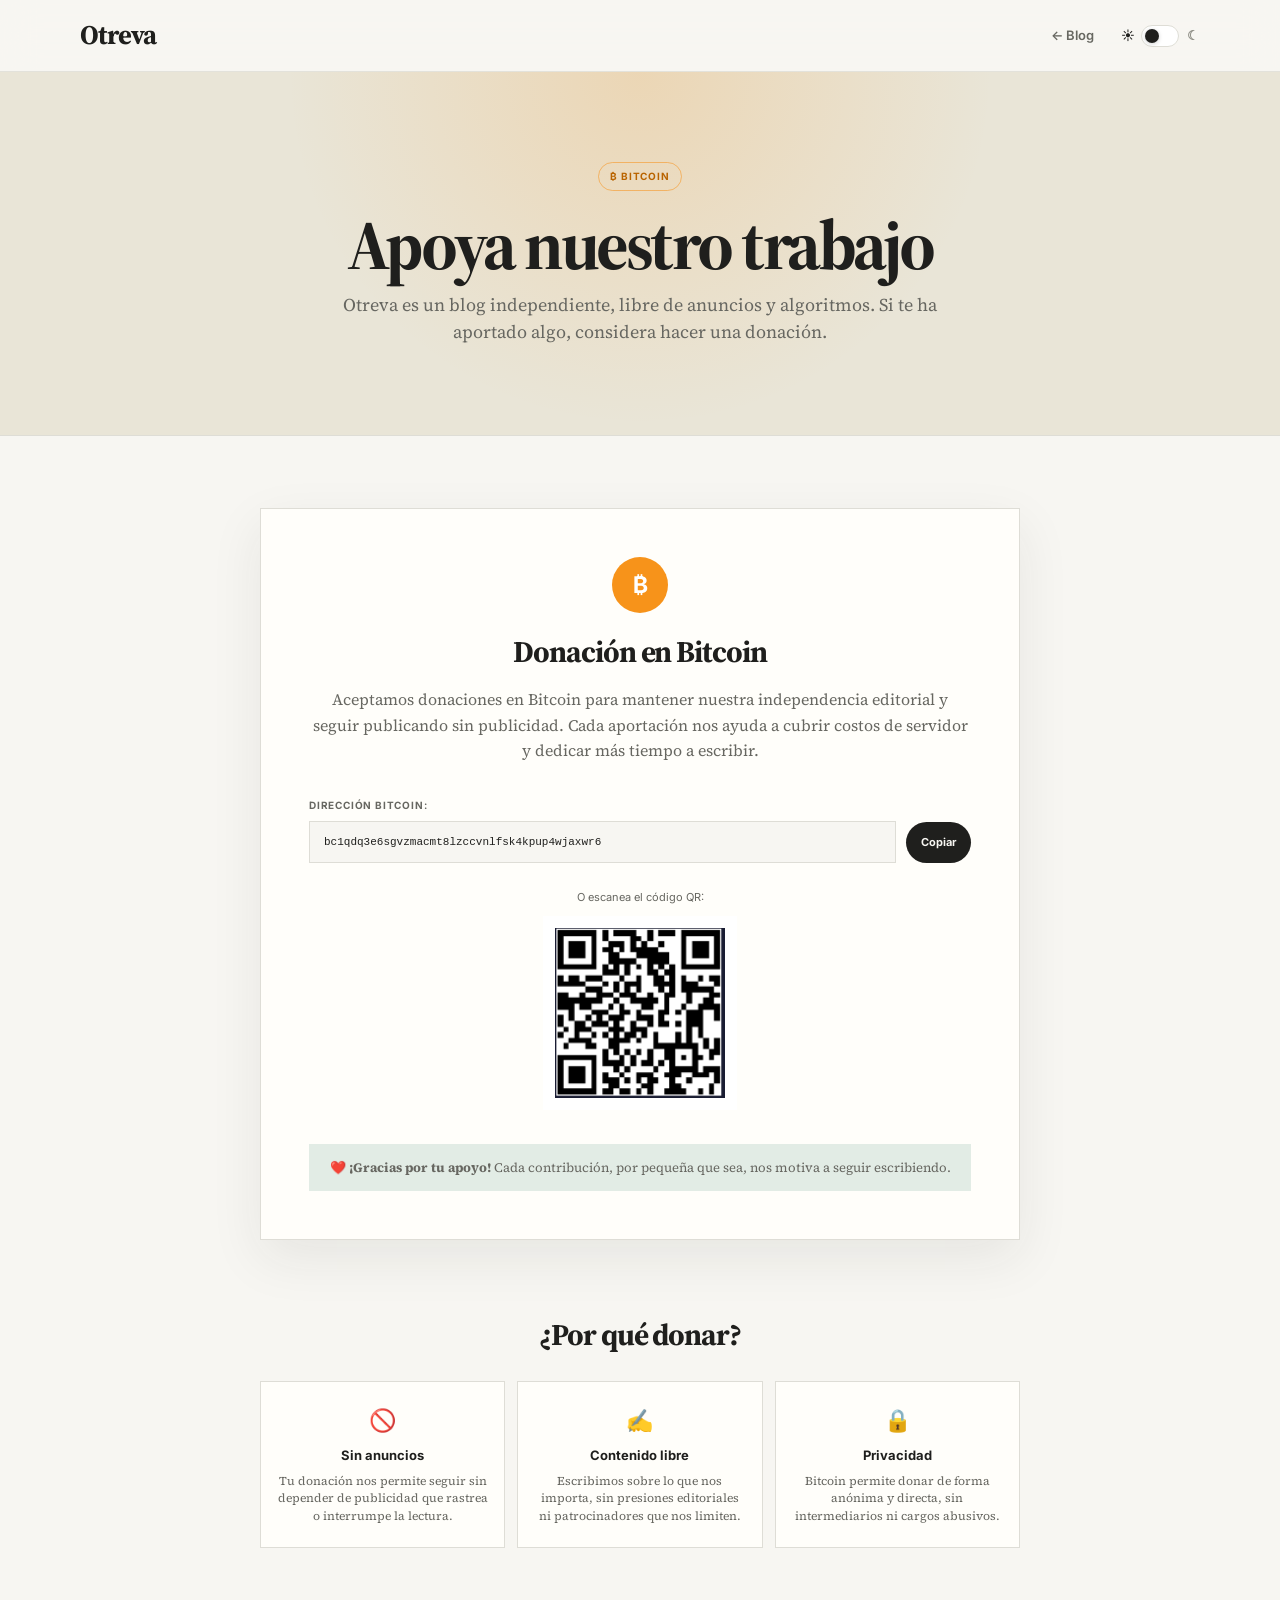
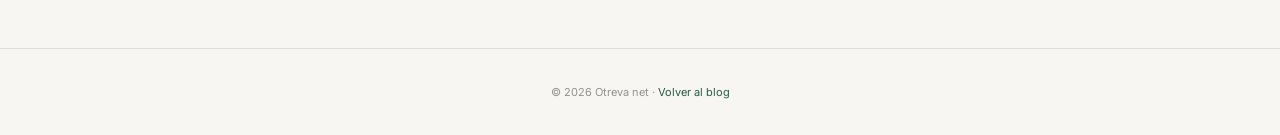
<file: donations.html>
<!DOCTYPE html>
<html lang="es" data-theme="light">
<head>
    <meta charset="UTF-8">
    <meta name="viewport" content="width=device-width, initial-scale=1.0">
    <meta name="description" content="Apoya Otreva Blog - Donaciones en Bitcoin">
    <title>Otreva</title>
    <link rel="stylesheet" href="style.css?v=20260825-5">
    <link rel="preconnect" href="https://fonts.googleapis.com">
    <link rel="preconnect" href="https://fonts.gstatic.com" crossorigin>
    <link href="https://fonts.googleapis.com/css2?family=Inter:wght@400;500;600;700&family=Source+Serif+4:opsz,wght@8..60,400;8..60,600;8..60,700&display=swap" rel="stylesheet">
</head>
<body>
    <!-- Header -->
    <header class="site-header">
        <div class="header-inner">
            <a class="brand" href="index.html?v=20260825-6" aria-label="Otreva, inicio">
                <span class="brand-name">Otreva</span>
            </a>
            <nav class="header-nav" aria-label="Navegación">
                <a href="index.html?v=20260825-6"><span aria-hidden="true">←</span> Blog</a>
                <button id="theme-toggle" class="theme-switch" type="button" aria-label="Activar modo oscuro" aria-pressed="false">
                    <span class="theme-switch-icon" aria-hidden="true">☀</span>
                    <span class="theme-switch-track" aria-hidden="true"><span class="theme-switch-thumb"></span></span>
                    <span class="theme-switch-icon" aria-hidden="true">☾</span>
                </button>
            </nav>
        </div>
    </header>

    <!-- Hero -->
    <div class="donations-hero">
        <div class="donations-hero-inner">
            <span class="donations-badge">₿ Bitcoin</span>
            <h1>Apoya nuestro trabajo</h1>
            <p>Otreva es un blog independiente, libre de anuncios y algoritmos. Si te ha aportado algo, considera hacer una donación.</p>
        </div>
    </div>

    <!-- Main -->
    <main class="donations-main">

        <!-- Bitcoin Card -->
        <div class="donation-card">
            <div class="donation-card-header">
                <div class="btc-icon">₿</div>
                <h2>Donación en Bitcoin</h2>
                <p class="donation-description">
                    Aceptamos donaciones en Bitcoin para mantener nuestra independencia editorial y seguir publicando sin publicidad. Cada aportación nos ayuda a cubrir costos de servidor y dedicar más tiempo a escribir.
                </p>
            </div>

            <div class="btc-address-section">
                <label class="btc-label">Dirección Bitcoin:</label>
                <div class="btc-address-box">
                    <code class="btc-address" id="btc-addr">bc1qdq3e6sgvzmacmt8lzccvnlfsk4kpup4wjaxwr6</code>
                    <button class="copy-btn" onclick="copyBTCAddress()">
                        <span id="copy-text">Copiar</span>
                    </button>
                </div>
            </div>

            <div class="qr-section">
                <p class="qr-label">O escanea el código QR:</p>
                <div class="qr-container">
                    <img src="qr_bitcoin.png" alt="Código QR Bitcoin" class="qr-code">
                </div>
            </div>

            <div class="donation-thank-you">
                <p>❤️ <strong>¡Gracias por tu apoyo!</strong> Cada contribución, por pequeña que sea, nos motiva a seguir escribiendo.</p>
            </div>
        </div>

        <!-- Why section -->
        <div class="donations-why">
            <h2>¿Por qué donar?</h2>
            <div class="why-grid">
                <div class="why-card">
                    <span class="why-icon">🚫</span>
                    <h3>Sin anuncios</h3>
                    <p>Tu donación nos permite seguir sin depender de publicidad que rastrea o interrumpe la lectura.</p>
                </div>
                <div class="why-card">
                    <span class="why-icon">✍️</span>
                    <h3>Contenido libre</h3>
                    <p>Escribimos sobre lo que nos importa, sin presiones editoriales ni patrocinadores que nos limiten.</p>
                </div>
                <div class="why-card">
                    <span class="why-icon">🔒</span>
                    <h3>Privacidad</h3>
                    <p>Bitcoin permite donar de forma anónima y directa, sin intermediarios ni cargos abusivos.</p>
                </div>
            </div>
        </div>
    </main>

    <!-- Footer -->
    <footer class="donations-footer">
        <p>© <span id="current-year">2026</span> Otreva net · <a href="index.html?v=20260825-6">Volver al blog</a></p>
    </footer>

    <script src="app.js?v=20260825-2"></script>
    <script>
        function copyBTCAddress() {
            const address = document.getElementById('btc-addr').textContent;
            navigator.clipboard.writeText(address).then(() => {
                const copyText = document.getElementById('copy-text');
                copyText.textContent = '¡Copiado!';
                setTimeout(() => { copyText.textContent = 'Copiar'; }, 2000);
            });
        }
    </script>
</body>
</html>
</file>
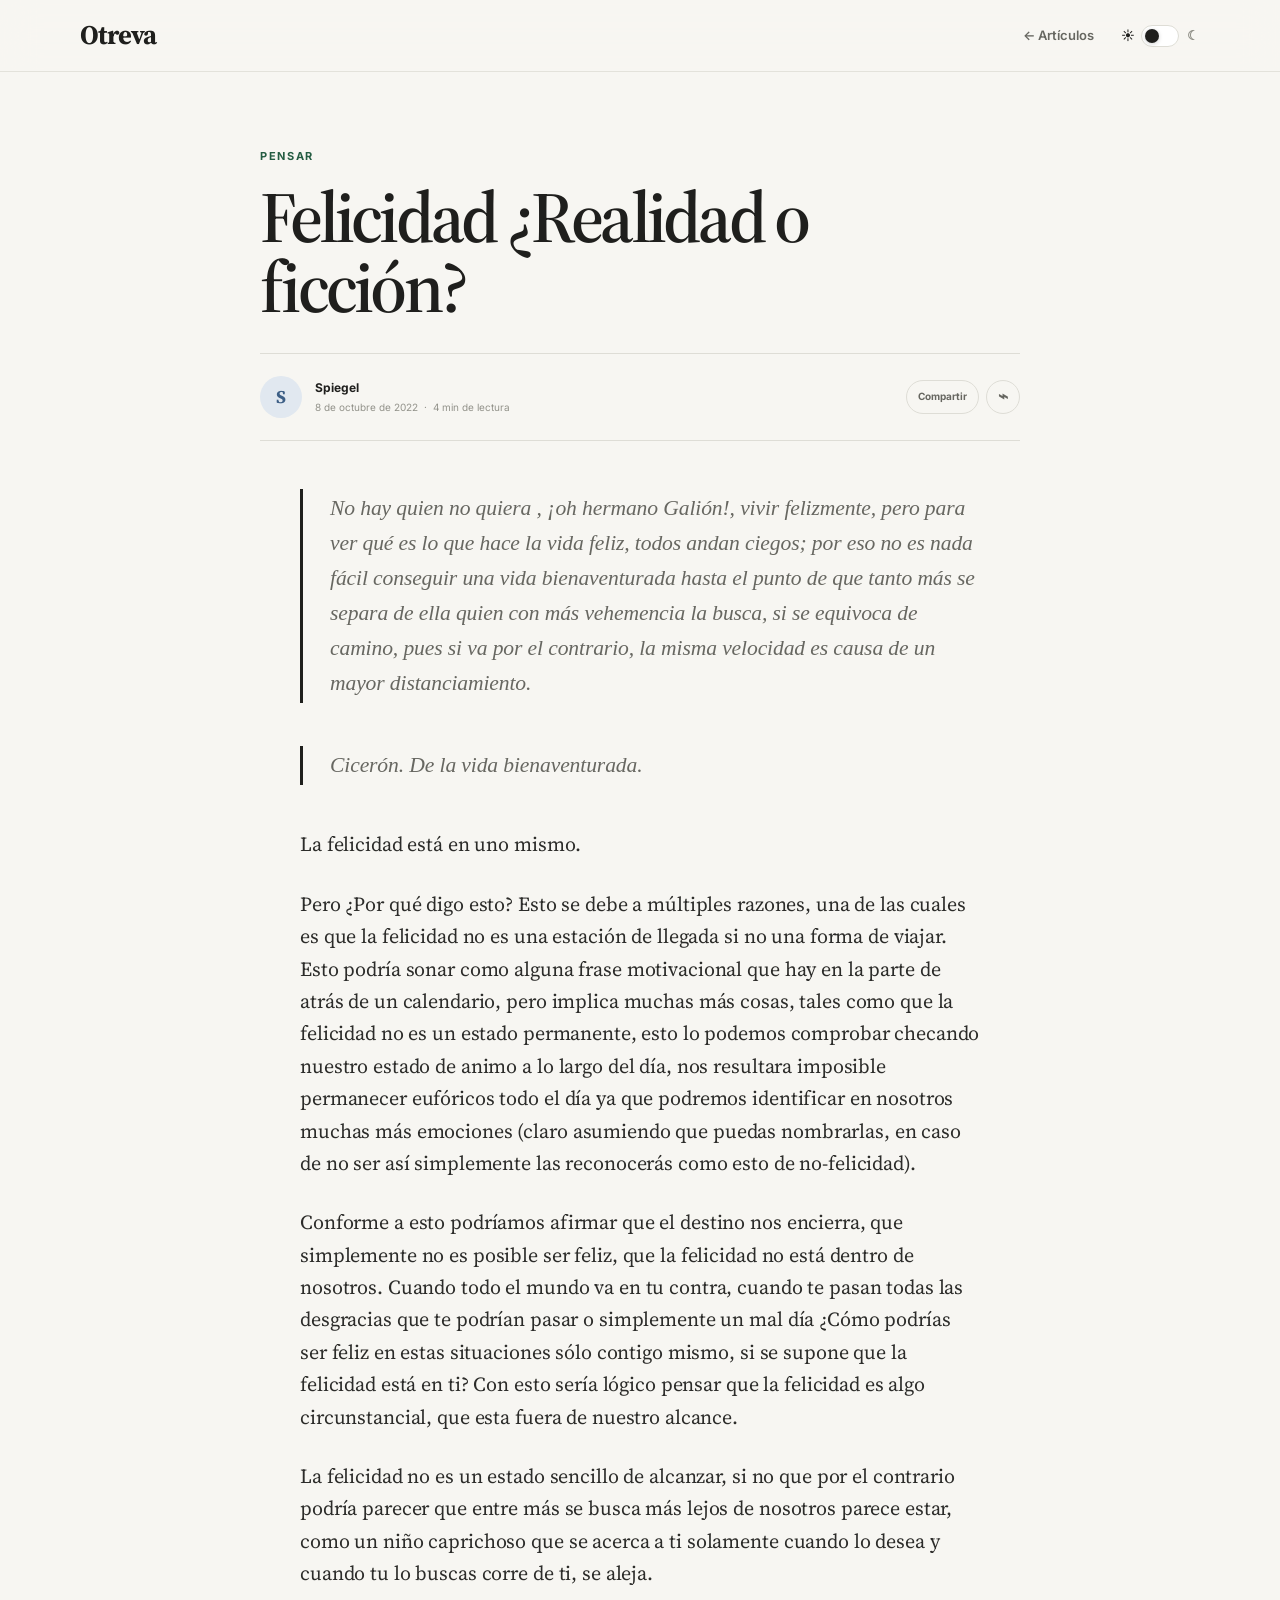
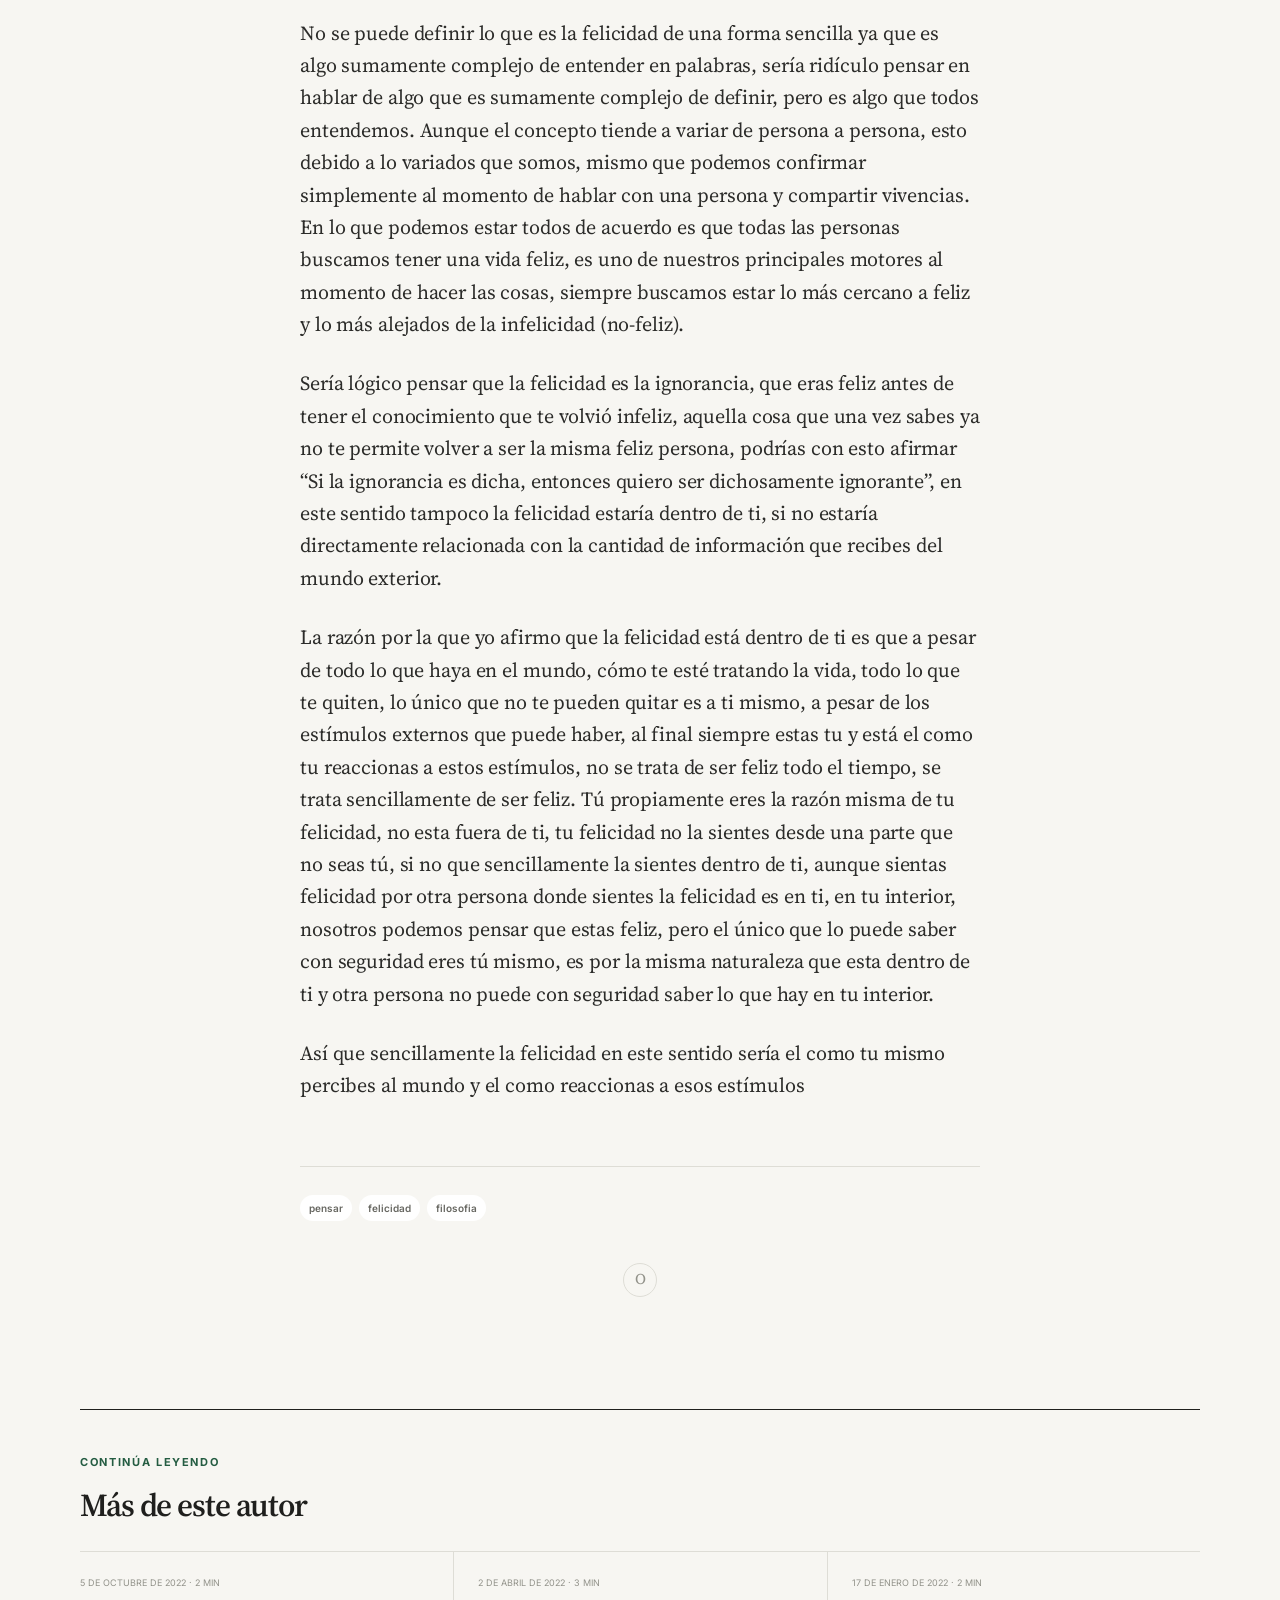
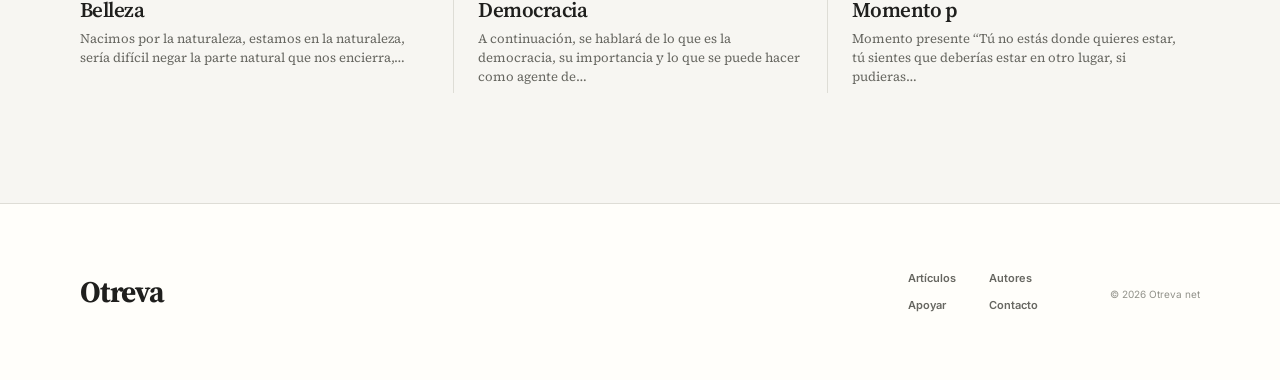
<file: felicidad.html>
<!doctype html>
<html lang="es">
<head>
    <meta charset="utf-8">
    <meta http-equiv="refresh" content="0; url=post.html?id=7">
    <meta name="robots" content="noindex">
    <link rel="canonical" href="post.html?id=7">
    <title>Otreva</title>
</head>
<body>
    <p><a href="post.html?id=7">Continuar al artículo: Felicidad ¿Realidad o ficción?</a></p>
</body>
</html>
</file>
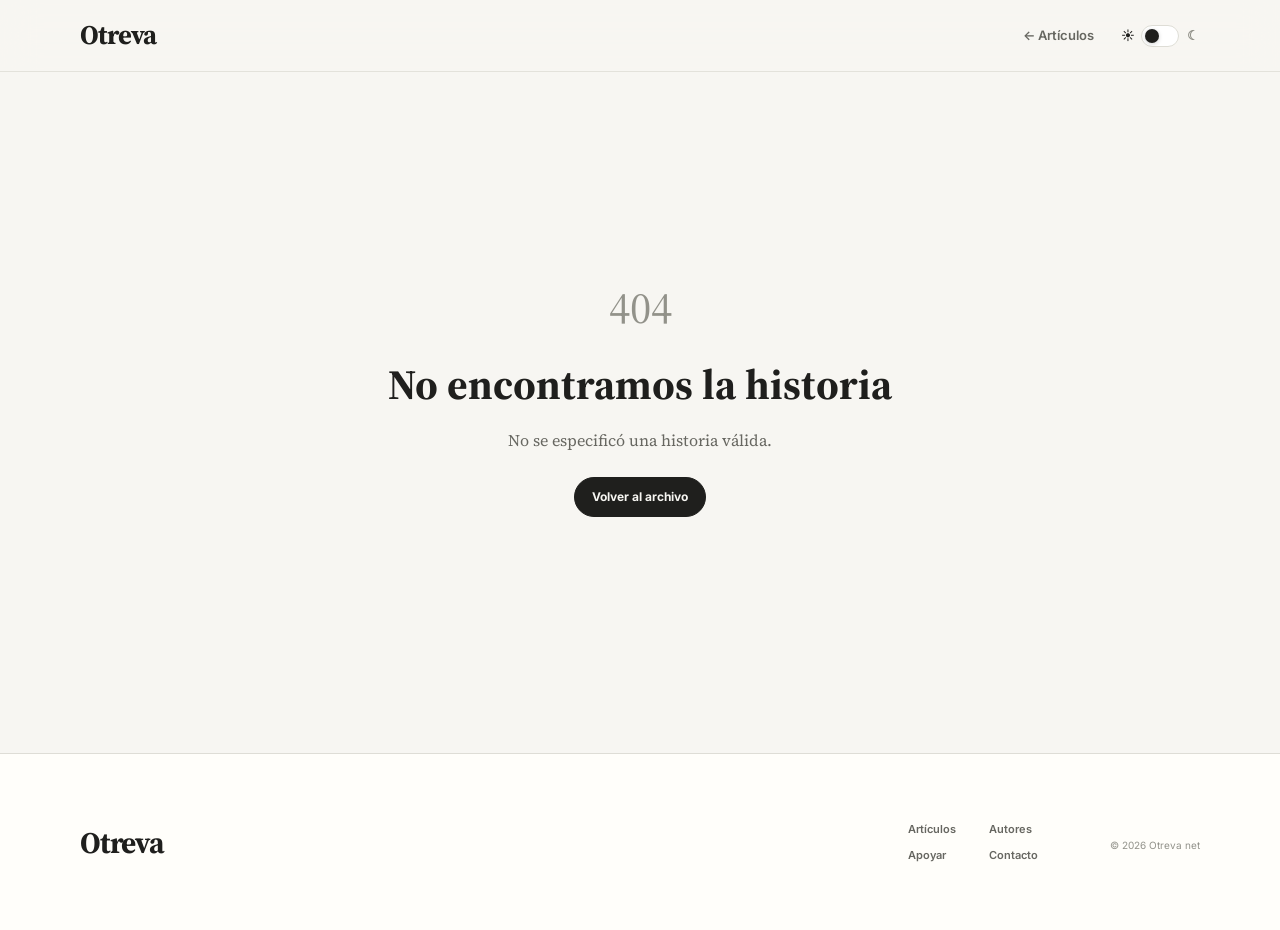
<file: post.html>
<!doctype html>
<html lang="es" data-theme="light">
<head>
    <meta charset="utf-8">
    <meta name="viewport" content="width=device-width, initial-scale=1">
    <meta name="description" content="Artículo de Otreva.">
    <meta name="theme-color" content="#f7f6f2">
    <meta property="og:type" content="article">
    <meta property="og:site_name" content="Otreva">
    <title>Otreva</title>

    <link rel="preconnect" href="https://fonts.googleapis.com">
    <link rel="preconnect" href="https://fonts.gstatic.com" crossorigin>
    <link href="https://fonts.googleapis.com/css2?family=Inter:wght@400;500;600;700&family=Source+Serif+4:opsz,wght@8..60,400;8..60,600;8..60,700&display=swap" rel="stylesheet">
    <link rel="stylesheet" href="style.css?v=20260825-5">
    <script src="post.js?v=20260825-4" defer></script>
</head>
<body class="article-page">
    <a class="skip-link" href="#article-content">Saltar al artículo</a>
    <div class="reading-progress" id="reading-progress" aria-hidden="true"></div>

    <header class="site-header article-header">
        <div class="header-inner">
            <a class="brand" href="index.html?v=20260825-6" aria-label="Otreva, inicio">
                <span class="brand-name">Otreva</span>
            </a>

            <nav class="header-nav" aria-label="Navegación del artículo">
                <a class="back-to-archive" href="index.html?v=20260825-6#archivo"><span aria-hidden="true">←</span> Artículos</a>
                <button class="theme-switch" id="theme-toggle" type="button" aria-label="Activar modo oscuro" aria-pressed="false">
                    <span class="theme-switch-icon" aria-hidden="true">☀</span>
                    <span class="theme-switch-track" aria-hidden="true"><span class="theme-switch-thumb"></span></span>
                    <span class="theme-switch-icon" aria-hidden="true">☾</span>
                </button>
            </nav>
        </div>
    </header>

    <main class="article-shell" id="article-content">
        <article class="full-post" id="post-content" aria-busy="true">
            <div class="article-loading">
                <span></span><span></span><span></span>
                <p>Cargando la historia…</p>
            </div>
        </article>

        <section class="related-section" id="related-section" aria-labelledby="related-title" hidden>
            <p class="section-kicker">Continúa leyendo</p>
            <h2 id="related-title">Más de este autor</h2>
            <div class="related-grid" id="related-posts"></div>
        </section>
    </main>

    <footer class="site-footer article-footer">
        <div class="footer-inner">
            <div>
                <a class="footer-brand" href="index.html?v=20260825-6">Otreva</a>
            </div>
            <nav aria-label="Enlaces de pie de página">
                <a href="index.html?v=20260825-6#archivo">Artículos</a>
                <a href="index.html?v=20260825-6#autores">Autores</a>
                <a href="donations.html">Apoyar</a>
                <a href="mailto:contact@otreva.net">Contacto</a>
            </nav>
            <p class="copyright">© <span id="current-year">2026</span> Otreva net</p>
        </div>
    </footer>
</body>
</html>
</file>
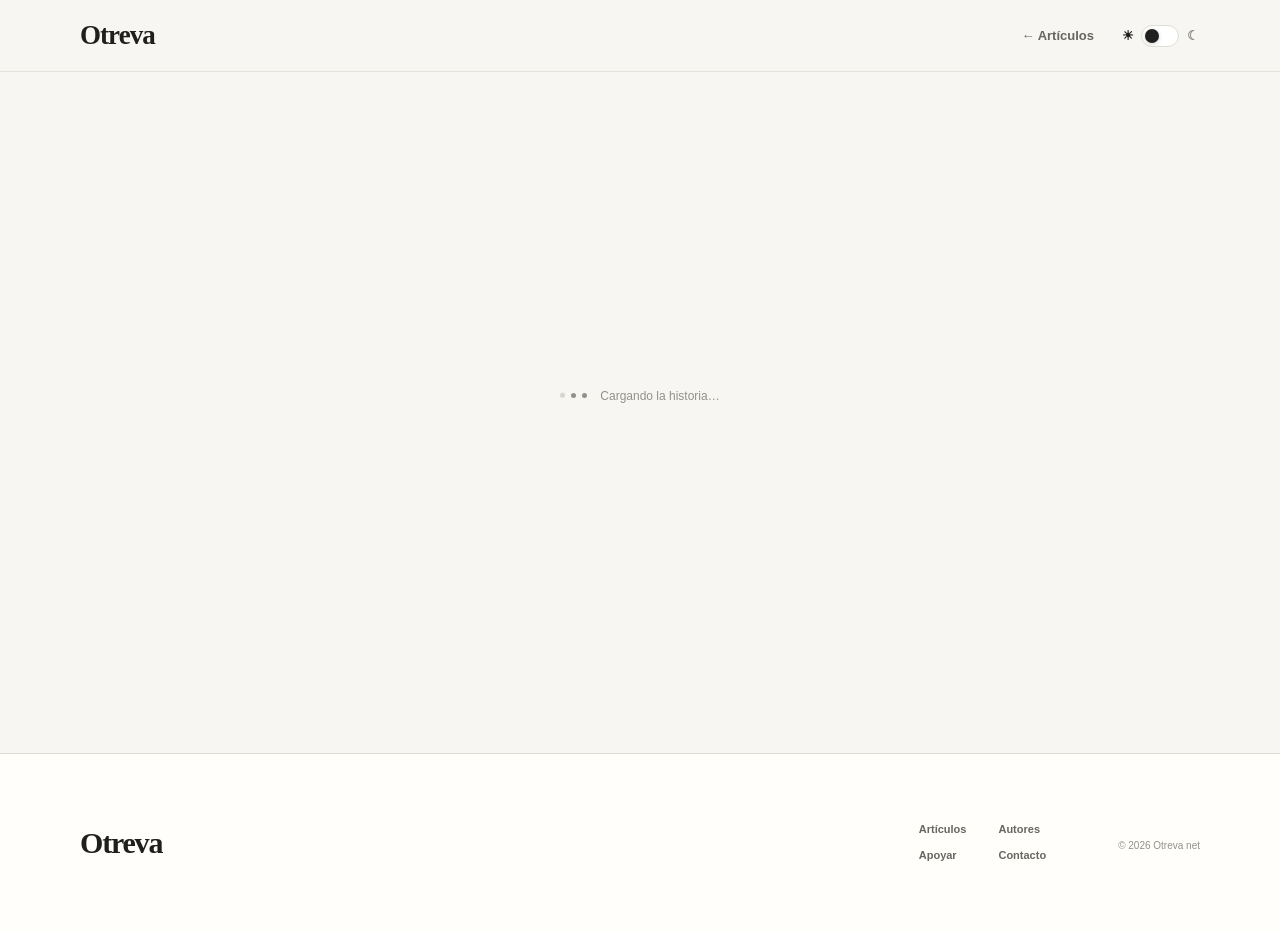
<file: zigbee-sniffing.html>
<!doctype html>
<html lang="es">
<head>
    <meta charset="utf-8">
    <meta http-equiv="refresh" content="0; url=post.html?id=1">
    <meta name="robots" content="noindex">
    <link rel="canonical" href="post.html?id=1">
    <title>Otreva</title>
</head>
<body>
    <p><a href="post.html?id=1">Continuar al artículo: Sniffing de tráfico en redes Zigbee</a></p>
</body>
</html>
</file>
<file: style.css>
:root {
    color-scheme: light;
    --bg: #f7f6f2;
    --surface: #fffefa;
    --surface-strong: #ffffff;
    --text: #1f1f1d;
    --text-soft: #676761;
    --text-faint: #92928a;
    --line: #deddd6;
    --line-soft: #e9e8e1;
    --accent: #245c42;
    --accent-hover: #184330;
    --accent-soft: #e2ece5;
    --hero: #e9e5d7;
    --otreva-accent: #2f6d50;
    --otreva-soft: #dfece4;
    --spiegel-accent: #3d5f86;
    --spiegel-soft: #e1e8f0;
    --shadow: 0 18px 50px rgba(38, 38, 32, 0.08);
    --sans: "Inter", -apple-system, BlinkMacSystemFont, "Segoe UI", sans-serif;
    --serif: "Source Serif 4", Iowan Old Style, Baskerville, Georgia, "Times New Roman", serif;
    --header-height: 72px;
}

[data-theme="dark"] {
    color-scheme: dark;
    --bg: #171715;
    --surface: #1d1d1a;
    --surface-strong: #242421;
    --text: #eeeDE7;
    --text-soft: #b2b1aa;
    --text-faint: #85857e;
    --line: #3a3a35;
    --line-soft: #2e2e2a;
    --accent: #8ec4a3;
    --accent-hover: #b0ddc0;
    --accent-soft: #263c2e;
    --hero: #22251f;
    --otreva-accent: #8ec4a3;
    --otreva-soft: #263c2e;
    --spiegel-accent: #9cb9dc;
    --spiegel-soft: #273445;
    --shadow: 0 18px 50px rgba(0, 0, 0, 0.25);
}

*,
*::before,
*::after {
    box-sizing: border-box;
}

html {
    scroll-behavior: smooth;
    scroll-padding-top: calc(var(--header-height) + 24px);
}

body {
    margin: 0;
    min-width: 320px;
    min-height: 100vh;
    background: var(--bg);
    color: var(--text);
    font-family: var(--sans);
    font-size: 16px;
    line-height: 1.5;
    text-rendering: optimizeLegibility;
    -webkit-font-smoothing: antialiased;
    transition: background-color 180ms ease, color 180ms ease;
}

button,
input {
    font: inherit;
}

button,
a {
    -webkit-tap-highlight-color: transparent;
}

a {
    color: inherit;
    text-decoration: none;
}

img {
    max-width: 100%;
}

button {
    color: inherit;
}

:focus-visible {
    outline: 3px solid color-mix(in srgb, var(--accent) 45%, transparent);
    outline-offset: 3px;
}

.sr-only {
    position: absolute;
    width: 1px;
    height: 1px;
    padding: 0;
    margin: -1px;
    overflow: hidden;
    clip: rect(0, 0, 0, 0);
    white-space: nowrap;
    border: 0;
}

.skip-link {
    position: fixed;
    top: 10px;
    left: 10px;
    z-index: 1000;
    padding: 10px 14px;
    border-radius: 999px;
    background: var(--text);
    color: var(--bg);
    font-size: 13px;
    font-weight: 700;
    transform: translateY(-150%);
    transition: transform 150ms ease;
}

.skip-link:focus {
    transform: translateY(0);
}

/* Header */
.site-header {
    position: sticky;
    top: 0;
    z-index: 100;
    height: var(--header-height);
    border-bottom: 1px solid color-mix(in srgb, var(--line) 82%, transparent);
    background: color-mix(in srgb, var(--bg) 88%, transparent);
    backdrop-filter: blur(18px);
    -webkit-backdrop-filter: blur(18px);
    transition: background-color 180ms ease, border-color 180ms ease, color 180ms ease;
}

.header-inner {
    width: min(1120px, calc(100% - 40px));
    height: 100%;
    margin: 0 auto;
    display: flex;
    align-items: center;
    justify-content: space-between;
    gap: 28px;
}

.brand {
    display: inline-flex;
    align-items: center;
    min-width: max-content;
}

.brand-name {
    font-family: var(--serif);
    font-size: 27px;
    font-weight: 700;
    letter-spacing: -0.035em;
}

.header-nav {
    display: flex;
    align-items: center;
    gap: 26px;
    color: var(--text-soft);
    font-size: 13px;
    font-weight: 600;
}

.header-nav a {
    transition: color 150ms ease;
}

.header-nav a:hover {
    color: var(--text);
}

.home-header {
    height: auto;
}

.home-header .header-inner {
    position: relative;
    height: 64px;
    justify-content: center;
}

.home-header .theme-switch {
    position: absolute;
    right: 0;
}

.home-nav {
    height: 46px;
    display: flex;
    align-items: center;
    justify-content: center;
    gap: 34px;
    border-top: 1px solid color-mix(in srgb, var(--line) 70%, transparent);
    color: var(--text-soft);
    font-size: 12px;
    font-weight: 600;
}

.home-nav a {
    position: relative;
    height: 100%;
    display: flex;
    align-items: center;
    transition: color 150ms ease;
}

.home-nav a::after {
    content: "";
    position: absolute;
    right: 0;
    bottom: -1px;
    left: 0;
    height: 2px;
    background: var(--text);
    transform: scaleX(0);
    transition: transform 160ms ease;
}

.home-nav a:hover {
    color: var(--text);
}

.home-nav a:hover::after {
    transform: scaleX(1);
}

.home-page #archivo,
.home-page #autores {
    scroll-margin-top: 130px;
}

.theme-switch {
    display: inline-flex;
    align-items: center;
    gap: 6px;
    padding: 0;
    border: 0;
    background: transparent;
    cursor: pointer;
    color: var(--text-faint);
}

.theme-switch-icon {
    width: 15px;
    font-size: 13px;
    line-height: 1;
    text-align: center;
    transition: color 160ms ease;
}

.theme-switch-track {
    position: relative;
    width: 38px;
    height: 22px;
    border: 1px solid var(--line);
    border-radius: 999px;
    background: var(--surface-strong);
    transition: background-color 180ms ease, border-color 180ms ease;
}

.theme-switch-thumb {
    position: absolute;
    top: 3px;
    left: 3px;
    width: 14px;
    height: 14px;
    border-radius: 50%;
    background: var(--text);
    box-shadow: 0 1px 4px rgba(0, 0, 0, 0.18);
    transition: transform 180ms ease, background-color 180ms ease;
}

.theme-switch[aria-pressed="true"] .theme-switch-thumb {
    transform: translateX(16px);
}

.theme-switch[aria-pressed="false"] .theme-switch-icon:first-child,
.theme-switch[aria-pressed="true"] .theme-switch-icon:last-child {
    color: var(--text);
}

.theme-switch:hover .theme-switch-track {
    border-color: var(--text-faint);
}

/* Hero */
.hero {
    overflow: hidden;
    min-height: 430px;
    display: flex;
    align-items: center;
    border-bottom: 1px solid var(--line);
    background: var(--surface);
}

.hero-inner {
    width: min(1120px, calc(100% - 40px));
    margin: 0 auto;
    padding: 82px 0 88px;
}

.hero-copy-block {
    width: 100%;
    min-width: 0;
    max-width: 880px;
    margin: 0 auto;
    text-align: center;
}

.eyebrow,
.section-kicker,
.article-topic {
    margin: 0 0 18px;
    color: var(--accent);
    font-size: 11px;
    font-weight: 700;
    letter-spacing: 0.15em;
    text-transform: uppercase;
}

.hero h1 {
    max-width: 880px;
    margin: 0;
    color: var(--text);
    font-family: var(--serif);
    font-size: clamp(58px, 7.5vw, 88px);
    font-weight: 600;
    letter-spacing: -0.055em;
    line-height: 0.98;
    text-wrap: balance;
}

.hero-copy {
    max-width: 560px;
    margin: 24px auto 0;
    color: var(--text-soft);
    font-family: var(--serif);
    font-size: 19px;
    line-height: 1.45;
}

.hero .eyebrow {
    margin-bottom: 22px;
    color: var(--accent);
}

.text-link {
    display: inline-flex;
    align-items: center;
    gap: 10px;
    color: var(--accent);
    font-size: 13px;
    font-weight: 700;
}

.text-link:hover {
    color: var(--accent-hover);
}

.hero-link {
    margin-top: 28px;
    padding: 10px 14px;
    border: 1px solid var(--line);
    border-radius: 999px;
    color: var(--text);
    transition: border-color 150ms ease, background-color 150ms ease;
}

.hero-link:hover {
    border-color: var(--text-faint);
    background: var(--bg);
    color: var(--text);
}

/* Editorial layout */
.editorial-layout {
    width: min(1120px, calc(100% - 40px));
    margin: 0 auto;
    padding: 84px 0 112px;
    display: grid;
    grid-template-columns: minmax(0, 730px) minmax(260px, 310px);
    gap: clamp(48px, 7vw, 80px);
    align-items: start;
}

.section-heading {
    padding-bottom: 24px;
    display: flex;
    align-items: end;
    justify-content: space-between;
    gap: 24px;
    border-bottom: 1px solid var(--text);
}

.section-heading .section-kicker,
.aside-heading .section-kicker {
    margin-bottom: 8px;
}

.section-heading h2,
.aside-heading h2,
.related-section > h2 {
    margin: 0;
    font-family: var(--serif);
    font-size: 32px;
    font-weight: 600;
    letter-spacing: -0.035em;
    line-height: 1.1;
}

.results-count {
    margin: 0 0 3px;
    color: var(--text-faint);
    font-size: 12px;
    white-space: nowrap;
}

.archive-tools {
    padding: 22px 0;
    display: flex;
    align-items: center;
    justify-content: space-between;
    gap: 20px;
    border-bottom: 1px solid var(--line);
}

.search-box {
    min-width: 0;
    flex: 1;
    display: flex;
    align-items: center;
    gap: 8px;
    color: var(--text-faint);
}

.search-icon {
    font-family: var(--serif);
    font-size: 22px;
    transform: rotate(-15deg);
}

.search-box input {
    width: 100%;
    min-width: 110px;
    padding: 7px 0;
    border: 0;
    outline: 0;
    background: transparent;
    color: var(--text);
    font-size: 13px;
}

.search-box input::placeholder {
    color: var(--text-faint);
}

.filter-list {
    display: flex;
    align-items: center;
    gap: 6px;
}

.filter-chip {
    padding: 7px 10px;
    border: 1px solid transparent;
    border-radius: 999px;
    background: transparent;
    color: var(--text-soft);
    font-size: 11px;
    font-weight: 600;
    cursor: pointer;
    white-space: nowrap;
    transition: background-color 150ms ease, color 150ms ease, border-color 150ms ease;
}

.filter-chip span {
    margin-left: 3px;
    color: var(--text-faint);
}

.filter-chip:hover {
    color: var(--text);
}

.filter-chip.is-active {
    border-color: var(--line);
    background: var(--surface);
    color: var(--text);
}

/* Feed */
.stories {
    min-height: 360px;
}

.story-card {
    position: relative;
    padding: 32px 0;
    border-bottom: 1px solid var(--line);
}

.story-card.has-cover {
    display: grid;
    grid-template-columns: minmax(0, 1fr) 184px;
    gap: 32px;
    align-items: center;
}

.story-copy {
    min-width: 0;
}

.story-meta {
    display: flex;
    align-items: center;
    gap: 7px;
    color: var(--text-faint);
    font-size: 11px;
    line-height: 1.2;
}

.mini-avatar {
    width: 22px;
    height: 22px;
    display: grid;
    place-items: center;
    margin-right: 1px;
    border-radius: 50%;
    font-family: var(--serif);
    font-size: 11px;
    font-weight: 700;
}

.mini-avatar-otreva {
    background: var(--otreva-soft);
    color: var(--otreva-accent);
}

.mini-avatar-spiegel {
    background: var(--spiegel-soft);
    color: var(--spiegel-accent);
}

.story-author {
    color: var(--text);
    font-weight: 600;
}

.story-card h3 {
    margin: 15px 0 8px;
    font-family: var(--serif);
    font-size: clamp(24px, 3vw, 29px);
    font-weight: 600;
    letter-spacing: -0.035em;
    line-height: 1.13;
}

.story-title {
    background-image: linear-gradient(currentColor, currentColor);
    background-position: 0 100%;
    background-repeat: no-repeat;
    background-size: 0 1px;
    transition: background-size 240ms ease, color 150ms ease;
}

.story-title:hover {
    color: var(--accent);
    background-size: 100% 1px;
}

.story-excerpt {
    max-width: 600px;
    margin: 0;
    color: var(--text-soft);
    font-family: var(--serif);
    font-size: 16px;
    line-height: 1.55;
    display: -webkit-box;
    -webkit-box-orient: vertical;
    -webkit-line-clamp: 2;
    overflow: hidden;
}

.story-footer {
    min-height: 24px;
    margin-top: 18px;
    display: flex;
    align-items: center;
    justify-content: space-between;
    gap: 16px;
}

.story-tags {
    min-width: 0;
    display: flex;
    gap: 6px;
    overflow: hidden;
}

.tag {
    display: inline-flex;
    align-items: center;
    min-height: 26px;
    padding: 4px 9px;
    border-radius: 999px;
    background: var(--surface-strong);
    color: var(--text-soft);
    font-family: var(--sans);
    font-size: 10px;
    font-weight: 600;
    line-height: 1.2;
    white-space: nowrap;
}

.reading-time {
    color: var(--text-faint);
    font-size: 10px;
    white-space: nowrap;
}

.story-cover {
    position: relative;
    width: 184px;
    height: 126px;
    overflow: hidden;
    border-radius: 2px;
    background: var(--line-soft);
}

.story-cover img {
    position: relative;
    z-index: 1;
    width: 100%;
    height: 100%;
    display: block;
    object-fit: cover;
    transition: transform 300ms ease, opacity 200ms ease;
}

.story-cover:hover img {
    transform: scale(1.025);
}

.cover-fallback {
    position: absolute;
    inset: 0;
    display: grid;
    place-items: center;
    color: var(--text-faint);
    font-family: var(--serif);
    font-size: 44px;
}

.story-cover.is-unavailable img {
    display: none;
}

.story-skeleton {
    height: 190px;
    border-bottom: 1px solid var(--line);
    background:
        linear-gradient(90deg, transparent, color-mix(in srgb, var(--surface) 70%, transparent), transparent) -200% 0 / 200% 100%,
        linear-gradient(var(--line-soft) 0 0) 0 42px / 110px 11px no-repeat,
        linear-gradient(var(--line-soft) 0 0) 0 76px / 72% 26px no-repeat,
        linear-gradient(var(--line-soft) 0 0) 0 118px / 92% 13px no-repeat;
    animation: skeleton 1.4s ease-in-out infinite;
}

@keyframes skeleton {
    to { background-position: 200% 0, 0 42px, 0 76px, 0 118px; }
}

.empty-state {
    padding: 72px 28px;
    text-align: center;
    border-bottom: 1px solid var(--line);
}

.empty-state-mark {
    margin: 0 0 12px;
    color: var(--text-faint);
    font-family: var(--serif);
    font-size: 44px;
}

.empty-state h3 {
    margin: 0;
    font-family: var(--serif);
    font-size: 26px;
    font-weight: 600;
}

.empty-state > p:not(.empty-state-mark) {
    margin: 10px 0 22px;
    color: var(--text-soft);
    font-size: 13px;
}

.secondary-button,
.primary-button {
    display: inline-flex;
    align-items: center;
    justify-content: center;
    min-height: 40px;
    padding: 9px 17px;
    border: 1px solid var(--text);
    border-radius: 999px;
    background: transparent;
    color: var(--text);
    font-size: 12px;
    font-weight: 700;
    cursor: pointer;
}

.primary-button {
    background: var(--text);
    color: var(--bg);
}

/* Authors */
.authors {
    position: sticky;
    top: calc(var(--header-height) + 36px);
}

.aside-heading {
    padding-bottom: 23px;
    border-bottom: 1px solid var(--text);
}

.aside-heading h2 {
    font-size: 29px;
}

.author-profile {
    padding: 26px 0;
    display: grid;
    grid-template-columns: 48px 1fr;
    gap: 16px;
    border-bottom: 1px solid var(--line);
}

.author-avatar {
    width: 48px;
    height: 48px;
    display: grid;
    place-items: center;
    border-radius: 50%;
    font-family: var(--serif);
    font-size: 22px;
    font-weight: 700;
}

.author-otreva .author-avatar,
.article-avatar-otreva {
    background: var(--otreva-soft);
    color: var(--otreva-accent);
}

.author-spiegel .author-avatar,
.article-avatar-spiegel {
    background: var(--spiegel-soft);
    color: var(--spiegel-accent);
}

.author-profile h3 {
    margin: 0 0 6px;
    font-family: var(--serif);
    font-size: 20px;
}

.author-profile p {
    margin: 0;
    color: var(--text-soft);
    font-family: var(--serif);
    font-size: 14px;
    line-height: 1.5;
}

.author-filter-link {
    margin: 11px 0 0;
    padding: 0 0 2px;
    border: 0;
    border-bottom: 1px solid var(--line);
    background: none;
    color: var(--accent);
    font-size: 10px;
    font-weight: 700;
    cursor: pointer;
}

/* Footer */
.site-footer {
    border-top: 1px solid var(--line);
    background: var(--surface);
}

.footer-inner {
    width: min(1120px, calc(100% - 40px));
    min-height: 176px;
    margin: 0 auto;
    padding: 48px 0;
    display: grid;
    grid-template-columns: 1fr auto auto;
    align-items: center;
    gap: 72px;
}

.footer-brand {
    font-family: var(--serif);
    font-size: 30px;
    font-weight: 700;
    letter-spacing: -0.04em;
}

.footer-inner nav {
    display: grid;
    grid-template-columns: 1fr 1fr;
    gap: 10px 32px;
    color: var(--text-soft);
    font-size: 11px;
    font-weight: 600;
}

.footer-inner nav a:hover {
    color: var(--text);
}

.copyright {
    margin: 6px 0 0;
    color: var(--text-faint);
    font-size: 10px;
    white-space: nowrap;
}

.noscript-message {
    margin: 0;
    padding: 14px;
    background: #7c2d12;
    color: #fff;
    text-align: center;
    font-size: 13px;
}

/* Article page */
.reading-progress {
    position: fixed;
    top: 0;
    left: 0;
    z-index: 200;
    width: 0;
    height: 3px;
    background: var(--accent);
}

.article-shell {
    width: min(1120px, calc(100% - 40px));
    margin: 0 auto;
    padding: 76px 0 110px;
}

.full-post {
    width: min(760px, 100%);
    margin: 0 auto;
}

.article-intro {
    margin-bottom: 48px;
}

.article-topic {
    margin-bottom: 17px;
}

.post-title {
    margin: 0;
    font-family: var(--serif);
    font-size: clamp(48px, 7vw, 72px);
    font-weight: 600;
    letter-spacing: -0.052em;
    line-height: 0.98;
}

.article-byline {
    margin-top: 30px;
    padding: 22px 0;
    display: grid;
    grid-template-columns: 42px 1fr auto;
    align-items: center;
    gap: 13px;
    border-top: 1px solid var(--line);
    border-bottom: 1px solid var(--line);
}

.article-avatar {
    width: 42px;
    height: 42px;
    display: grid;
    place-items: center;
    border-radius: 50%;
    font-family: var(--serif);
    font-size: 18px;
    font-weight: 700;
}

.byline-copy p {
    margin: 0;
}

.byline-name {
    font-size: 12px;
    font-weight: 700;
}

.byline-meta {
    margin-top: 3px !important;
    display: flex;
    align-items: center;
    gap: 6px;
    color: var(--text-faint);
    font-size: 10px;
}

.article-actions {
    display: flex;
    align-items: center;
    gap: 7px;
}

.article-action {
    min-height: 34px;
    padding: 7px 11px;
    border: 1px solid var(--line);
    border-radius: 999px;
    background: transparent;
    color: var(--text-soft);
    font-size: 10px;
    font-weight: 700;
    cursor: pointer;
    transition: border-color 150ms ease, color 150ms ease, background-color 150ms ease;
}

.article-action:hover {
    border-color: var(--text-faint);
    background: var(--surface);
    color: var(--text);
}

.icon-action {
    width: 34px;
    padding: 0;
    font-size: 17px;
}

.action-status {
    height: 14px;
    margin: 8px 0 -22px;
    color: var(--accent);
    text-align: right;
    font-size: 10px;
}

.article-cover-wrap {
    width: min(960px, calc(100vw - 40px));
    margin: 0 0 58px 50%;
    transform: translateX(-50%);
}

.article-cover {
    width: 100%;
    max-height: 560px;
    display: block;
    object-fit: cover;
    background: var(--line-soft);
}

.post-content {
    width: min(680px, 100%);
    margin: 0 auto;
    color: color-mix(in srgb, var(--text) 94%, transparent);
    font-family: var(--serif);
    font-size: 20px;
    line-height: 1.62;
    letter-spacing: -0.006em;
}

.post-content p {
    margin: 1.35em 0;
}

.post-content > p:first-child {
    margin-top: 0;
}

.post-content h2,
.post-content h3,
.post-content h4 {
    margin: 2.15em 0 0.65em;
    color: var(--text);
    font-family: var(--sans);
    font-weight: 700;
    letter-spacing: -0.035em;
    line-height: 1.2;
}

.post-content h2 { font-size: 28px; }
.post-content h3 { font-size: 23px; }
.post-content h4 { font-size: 20px; }

.post-content blockquote {
    margin: 2em 0;
    padding: 0.1em 0 0.1em 1.25em;
    border-left: 3px solid var(--text);
    color: var(--text-soft);
    font-style: italic;
    font-size: 1.08em;
}

.post-content blockquote p {
    margin: 0.6em 0;
}

.post-content ul,
.post-content ol {
    margin: 1.4em 0;
    padding-left: 1.35em;
}

.post-content li {
    margin: 0.55em 0;
    padding-left: 0.25em;
}

.post-content a {
    text-decoration: underline;
    text-decoration-color: color-mix(in srgb, var(--text) 40%, transparent);
    text-underline-offset: 3px;
}

.post-content a:hover {
    text-decoration-color: currentColor;
}

.post-content hr {
    width: 80px;
    margin: 3em auto;
    border: 0;
    border-top: 1px solid var(--line);
}

.post-content figure {
    width: min(840px, calc(100vw - 40px));
    margin: 2.5em 0 2.5em 50%;
    transform: translateX(-50%);
}

.post-content img {
    width: auto;
    max-width: min(840px, calc(100vw - 40px));
    height: auto;
    max-height: 720px;
    display: block;
    margin: 2.5em auto;
    object-fit: contain;
}

.post-content figure img {
    max-width: 100%;
    margin: 0 auto;
}

.post-content figcaption {
    margin-top: 10px;
    color: var(--text-faint);
    font-family: var(--sans);
    font-size: 10px;
    text-align: center;
}

.article-end {
    width: min(680px, 100%);
    margin: 64px auto 0;
    padding-top: 28px;
    border-top: 1px solid var(--line);
}

.article-tags {
    display: flex;
    flex-wrap: wrap;
    gap: 7px;
}

.end-mark {
    width: 34px;
    height: 34px;
    margin: 42px auto 0;
    display: grid;
    place-items: center;
    border: 1px solid var(--line);
    border-radius: 50%;
    color: var(--text-faint);
    font-family: var(--serif);
    font-size: 15px;
}

.article-loading {
    min-height: 55vh;
    display: flex;
    align-items: center;
    justify-content: center;
    gap: 6px;
    color: var(--text-faint);
    font-size: 12px;
}

.article-loading span {
    width: 5px;
    height: 5px;
    border-radius: 50%;
    background: currentColor;
    animation: loading-dots 1s infinite ease-in-out;
}

.article-loading span:nth-child(2) { animation-delay: 120ms; }
.article-loading span:nth-child(3) { animation-delay: 240ms; }
.article-loading p { margin-left: 7px; }

@keyframes loading-dots {
    0%, 60%, 100% { opacity: 0.25; transform: translateY(0); }
    30% { opacity: 1; transform: translateY(-3px); }
}

.article-error {
    min-height: 55vh;
    display: flex;
    flex-direction: column;
    align-items: center;
    justify-content: center;
    text-align: center;
}

.article-error h1 {
    margin: 0;
    font-family: var(--serif);
    font-size: 42px;
}

.article-error > p:not(.empty-state-mark) {
    max-width: 430px;
    margin: 12px 0 25px;
    color: var(--text-soft);
    font-family: var(--serif);
}

.related-section {
    margin-top: 112px;
    padding-top: 44px;
    border-top: 1px solid var(--text);
}

.related-grid {
    margin-top: 28px;
    display: grid;
    grid-template-columns: repeat(3, 1fr);
    border-top: 1px solid var(--line);
}

.related-card {
    min-width: 0;
    padding: 24px 24px 6px 0;
}

.related-card + .related-card {
    padding-left: 24px;
    border-left: 1px solid var(--line);
}

.related-card h3 {
    margin: 8px 0;
    font-family: var(--serif);
    font-size: 21px;
    font-weight: 600;
    letter-spacing: -0.025em;
    line-height: 1.15;
}

.related-card h3 a:hover {
    color: var(--accent);
}

.related-card > p:last-child {
    margin: 0;
    color: var(--text-soft);
    font-family: var(--serif);
    font-size: 13px;
    line-height: 1.45;
}

.related-meta {
    margin: 0;
    color: var(--text-faint);
    font-size: 9px;
    text-transform: uppercase;
}

/* Donations */
.donations-hero {
    padding: 90px 20px;
    border-bottom: 1px solid var(--line);
    background:
        radial-gradient(circle at 50% 0, color-mix(in srgb, #f7931a 18%, transparent), transparent 48%),
        var(--hero);
    text-align: center;
}

.donations-hero-inner {
    max-width: 620px;
    margin: 0 auto;
}

.donations-badge {
    display: inline-flex;
    padding: 6px 11px;
    border: 1px solid color-mix(in srgb, #f7931a 55%, transparent);
    border-radius: 999px;
    color: #b96400;
    font-size: 10px;
    font-weight: 700;
    letter-spacing: 0.08em;
    text-transform: uppercase;
}

[data-theme="dark"] .donations-badge {
    color: #f6aa4b;
}

.donations-hero h1 {
    margin: 18px 0 12px;
    font-family: var(--serif);
    font-size: clamp(46px, 7vw, 70px);
    letter-spacing: -0.05em;
    line-height: 1;
}

.donations-hero p {
    margin: 0;
    color: var(--text-soft);
    font-family: var(--serif);
    font-size: 18px;
    line-height: 1.5;
}

.donations-main {
    width: min(760px, calc(100% - 40px));
    margin: 0 auto;
    padding: 72px 0 100px;
}

.donation-card {
    padding: clamp(24px, 6vw, 48px);
    border: 1px solid var(--line);
    background: var(--surface);
    box-shadow: var(--shadow);
}

.donation-card-header {
    text-align: center;
}

.btc-icon {
    width: 56px;
    height: 56px;
    margin: 0 auto 16px;
    display: grid;
    place-items: center;
    border-radius: 50%;
    background: #f7931a;
    color: white;
    font-size: 23px;
    font-weight: 700;
}

.donation-card h2,
.donations-why h2 {
    margin: 0;
    font-family: var(--serif);
    font-size: 30px;
    letter-spacing: -0.035em;
}

.donation-description {
    margin: 13px auto 0;
    color: var(--text-soft);
    font-family: var(--serif);
    line-height: 1.6;
}

.btc-address-section {
    margin: 34px 0 26px;
}

.btc-label {
    display: block;
    margin-bottom: 8px;
    color: var(--text-soft);
    font-size: 10px;
    font-weight: 700;
    letter-spacing: 0.08em;
    text-transform: uppercase;
}

.btc-address-box {
    display: flex;
    align-items: center;
    gap: 10px;
}

.btc-address {
    min-width: 0;
    flex: 1;
    padding: 12px 14px;
    border: 1px solid var(--line);
    background: var(--bg);
    color: var(--text);
    font-size: 11px;
    word-break: break-all;
}

.copy-btn {
    min-height: 41px;
    padding: 9px 15px;
    border: 0;
    border-radius: 999px;
    background: var(--text);
    color: var(--bg);
    font-size: 11px;
    font-weight: 700;
    cursor: pointer;
}

.qr-section {
    text-align: center;
}

.qr-label {
    margin: 0 0 10px;
    color: var(--text-soft);
    font-size: 11px;
}

.qr-container {
    display: inline-block;
    padding: 12px;
    background: white;
}

.qr-code {
    width: 170px;
    height: 170px;
    display: block;
}

.donation-thank-you {
    margin-top: 28px;
    padding: 14px 16px;
    background: var(--accent-soft);
    color: var(--text-soft);
    font-family: var(--serif);
    font-size: 13px;
    text-align: center;
}

.donation-thank-you p {
    margin: 0;
}

.donations-why {
    margin-top: 72px;
}

.donations-why > h2 {
    margin-bottom: 24px;
    text-align: center;
}

.why-grid {
    display: grid;
    grid-template-columns: repeat(3, 1fr);
    gap: 12px;
}

.why-card {
    padding: 22px 16px;
    border: 1px solid var(--line);
    background: var(--surface);
    text-align: center;
}

.why-icon {
    display: block;
    margin-bottom: 9px;
    font-size: 22px;
}

.why-card h3 {
    margin: 0 0 7px;
    font-size: 13px;
}

.why-card p {
    margin: 0;
    color: var(--text-soft);
    font-family: var(--serif);
    font-size: 12px;
    line-height: 1.45;
}

.donations-footer {
    padding: 24px;
    border-top: 1px solid var(--line);
    color: var(--text-faint);
    font-size: 11px;
    text-align: center;
}

.donations-footer a {
    color: var(--accent);
}

/* Transitional aliases used by the support page */
.medium-header {
    height: var(--header-height);
    border-bottom: 1px solid var(--line);
    background: var(--bg);
}

.medium-header .header-content {
    width: min(1120px, calc(100% - 40px));
    height: 100%;
    margin: 0 auto;
    display: flex;
    align-items: center;
    justify-content: space-between;
}

.medium-header .logo a {
    font-family: var(--serif);
    font-size: 26px;
    font-weight: 700;
}

.medium-header .nav {
    display: flex;
    align-items: center;
    gap: 18px;
}

.medium-header .nav-btn {
    border: 0;
    background: none;
    color: var(--text-soft);
    cursor: pointer;
}

/* Responsive */
@media (max-width: 900px) {
    .editorial-layout {
        grid-template-columns: 1fr;
        gap: 80px;
    }

    .authors {
        position: static;
    }

    .authors {
        display: grid;
        grid-template-columns: 1fr 1fr;
        gap: 0 30px;
    }

    .aside-heading {
        grid-column: 1 / -1;
    }

    .related-grid {
        grid-template-columns: 1fr;
    }

    .related-card,
    .related-card + .related-card {
        padding: 22px 0;
        border-left: 0;
        border-bottom: 1px solid var(--line);
    }
}

@media (max-width: 720px) {
    :root {
        --header-height: 64px;
    }

    .header-inner,
    .hero-inner,
    .editorial-layout,
    .footer-inner,
    .article-shell {
        width: min(100% - 30px, 1120px);
    }

    .header-nav {
        gap: 16px;
    }

    .hero {
        min-height: 370px;
    }

    .hero-inner {
        padding: 66px 0 72px;
    }

    .hero h1 {
        font-size: clamp(50px, 13vw, 68px);
    }

    .hero-copy {
        max-width: 430px;
        font-size: 18px;
    }

    .editorial-layout {
        padding: 64px 0 84px;
    }

    .archive-tools {
        align-items: stretch;
        flex-direction: column;
        gap: 12px;
    }

    .filter-list {
        overflow-x: auto;
        padding-bottom: 2px;
    }

    .story-card.has-cover {
        grid-template-columns: minmax(0, 1fr) 128px;
        gap: 20px;
    }

    .story-cover {
        width: 128px;
        height: 98px;
    }

    .story-excerpt {
        -webkit-line-clamp: 3;
    }

    .footer-inner {
        min-height: auto;
        grid-template-columns: 1fr 1fr;
        gap: 40px;
    }

    .copyright {
        grid-column: 1 / -1;
    }

    .article-shell {
        padding-top: 56px;
    }

    .post-title {
        font-size: clamp(45px, 12vw, 62px);
    }

    .article-byline {
        grid-template-columns: 42px 1fr;
    }

    .article-actions {
        grid-column: 1 / -1;
        padding-top: 10px;
    }

    .action-status {
        text-align: left;
    }

    .article-cover-wrap {
        margin-bottom: 42px;
    }

    .post-content {
        font-size: 19px;
        line-height: 1.62;
    }

    .related-section {
        margin-top: 86px;
    }
}

@media (max-width: 520px) {
    .header-nav > a:not(.back-to-archive) {
        display: none;
    }

    .brand-name {
        font-size: 23px;
    }

    .home-nav {
        gap: 26px;
    }

    .home-header .header-inner {
        justify-content: flex-start;
    }

    .home-header .theme-switch {
        right: 0;
    }

    .theme-switch-icon {
        display: none;
    }

    .section-heading h2 {
        font-size: 29px;
    }

    .story-card {
        padding: 27px 0;
    }

    .story-card.has-cover {
        grid-template-columns: minmax(0, 1fr) 98px;
        gap: 15px;
    }

    .story-cover {
        width: 98px;
        height: 98px;
    }

    .story-card h3 {
        margin-top: 12px;
        font-size: 23px;
    }

    .story-excerpt {
        font-size: 14px;
        -webkit-line-clamp: 2;
    }

    .story-footer {
        margin-top: 14px;
    }

    .story-tags .tag:nth-child(n + 2) {
        display: none;
    }

    .reading-time {
        display: none;
    }

    .authors {
        grid-template-columns: 1fr;
    }

    .aside-heading {
        grid-column: auto;
    }

    .footer-inner {
        grid-template-columns: 1fr;
        gap: 28px;
    }

    .footer-inner nav {
        max-width: 240px;
    }

    .copyright {
        grid-column: auto;
    }

    .article-intro {
        margin-bottom: 36px;
    }

    .post-title {
        font-size: 43px;
    }

    .post-content {
        font-size: 18px;
        line-height: 1.65;
    }

    .post-content blockquote {
        margin-left: -3px;
    }

    .why-grid {
        grid-template-columns: 1fr;
    }

    .btc-address-box {
        align-items: stretch;
        flex-direction: column;
    }
}

@media (prefers-reduced-motion: reduce) {
    html {
        scroll-behavior: auto;
    }

    *,
    *::before,
    *::after {
        scroll-behavior: auto !important;
        animation-duration: 0.01ms !important;
        animation-iteration-count: 1 !important;
        transition-duration: 0.01ms !important;
    }
}
</file>
